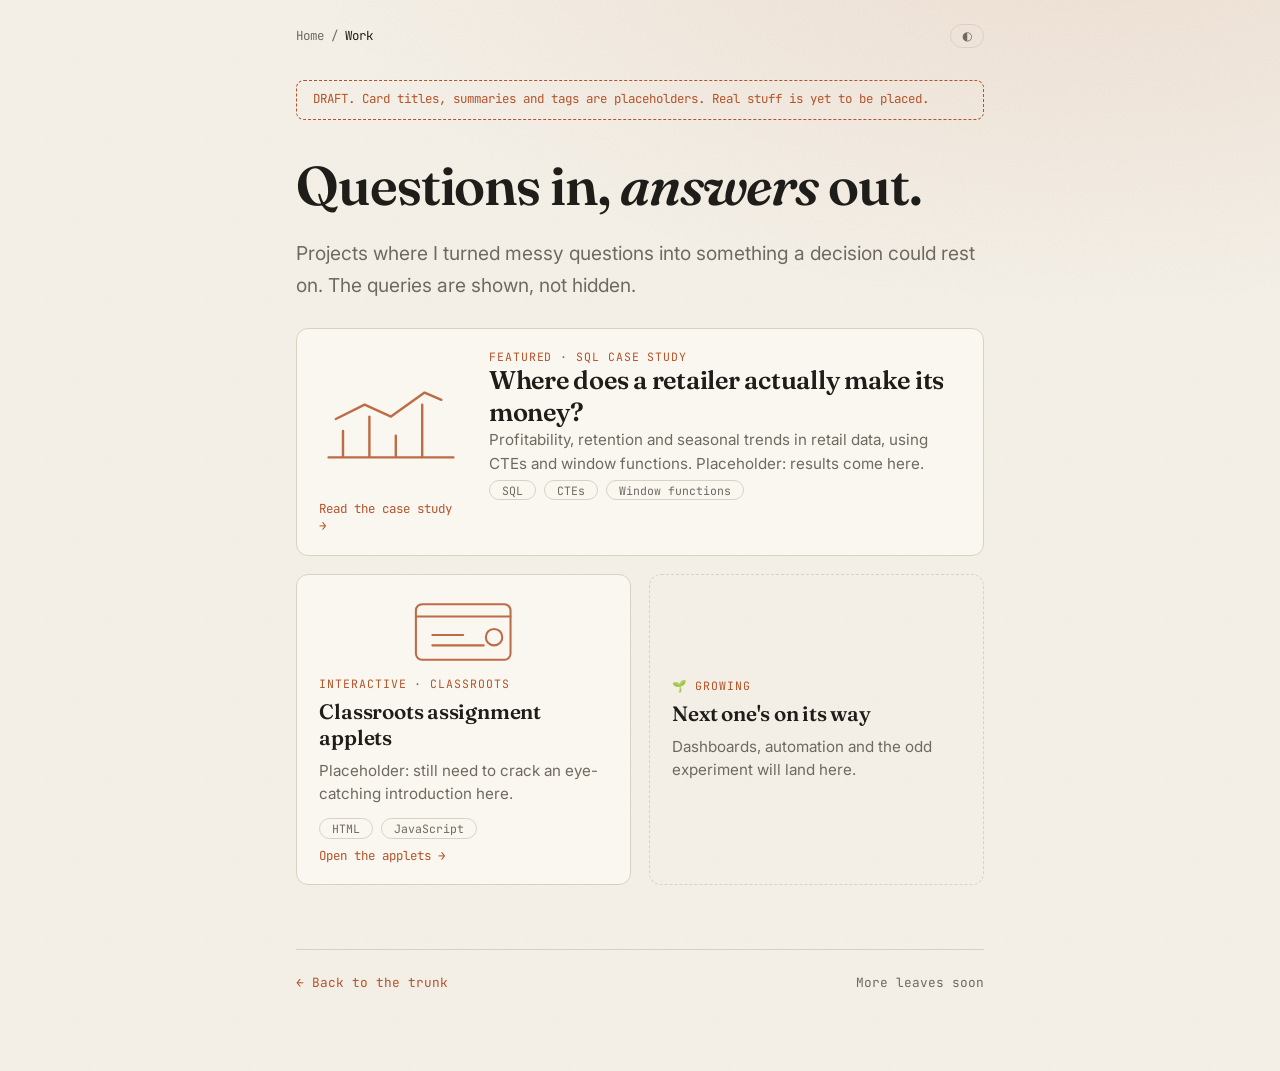
<file: work/index.html>
<!DOCTYPE html>
<html lang="en">
<head>
<!-- Google tag (gtag.js) -->
<script async src="https://www.googletagmanager.com/gtag/js?id=G-G0TR4KXT0Q"></script>
<script>
  window.dataLayer = window.dataLayer || [];
  function gtag(){dataLayer.push(arguments);}
  gtag('js', new Date());

  gtag('config', 'G-G0TR4KXT0Q');
</script>
<meta charset="UTF-8">
<meta name="viewport" content="width=device-width, initial-scale=1, viewport-fit=cover">
<title>Work · Divyanshu Medatwal</title>
<meta name="description" content="Projects where Divyanshu Medatwal turned questions into answers, with the queries shown.">
<link rel="preconnect" href="https://fonts.googleapis.com">
<link rel="preconnect" href="https://fonts.gstatic.com" crossorigin>
<link href="https://fonts.googleapis.com/css2?family=Fraunces:ital,opsz,wght@0,9..144,600;1,9..144,400&family=Inter:wght@400;500&family=JetBrains+Mono:wght@400&display=swap" rel="stylesheet">
<link rel="stylesheet" href="../css/site.css">
</head>
<body>
<div class="wrap">
<div class="top">
  <nav class="crumbs" aria-label="Breadcrumb"><a href="../">Home</a><i>/</i>Work</nav>
  <button id="theme" aria-label="Toggle theme">◐</button>
</div>

<p class="draft">DRAFT. Card titles, summaries and tags are placeholders. Real stuff is yet to be placed.</p>

<h1>Questions in, <em>answers</em> out.</h1>
<p class="lead">Projects where I turned messy questions into something a decision could rest on. The queries are shown, not hidden.</p>

<div class="cards">

  <a class="card feat" href="retail-sales/">
    <svg class="thumb" viewBox="0 0 120 70" aria-hidden="true"><path d="M8 62h104M20 62V40M42 62V28M64 62V44M86 62V18"/><path d="M14 30l24-12 22 10 28-20 14 6"/></svg>
    <span class="meta">Featured · SQL case study</span>
    <h3>Where does a retailer actually make its money?</h3>
    <p>Profitability, retention and seasonal trends in retail data, using CTEs and window functions. Placeholder: results come here.</p>
    <div class="tags"><span>SQL</span><span>CTEs</span><span>Window functions</span></div>
    <span class="go">Read the case study →</span>
  </a>

  <a class="card" href="https://mkdivyam.github.io/classroots_assignment/">
    <svg class="thumb" viewBox="0 0 120 70" aria-hidden="true"><rect x="14" y="8" width="92" height="54" rx="6"/><path d="M14 20h92M30 38h30M30 48h50"/><circle cx="90" cy="40" r="8"/></svg>
    <span class="meta">Interactive · Classroots</span>
    <h3>Classroots assignment applets</h3>
    <p>Placeholder: still need to crack an eye-catching introduction here.</p>
    <div class="tags"><span>HTML</span><span>JavaScript</span></div>
    <span class="go">Open the applets →</span>
  </a>

  <div class="card bud" aria-label="Upcoming project">
    <span class="meta">🌱 Growing</span>
    <h3>Next one's on its way</h3>
    <p>Dashboards, automation and the odd experiment will land here.</p>
  </div>

</div>

<div class="foot"><a href="../">← Back to the trunk</a><span class="bud">More leaves soon</span></div>
</div>
<script src="../js/site.js"></script>
</body>
</html>
</file>
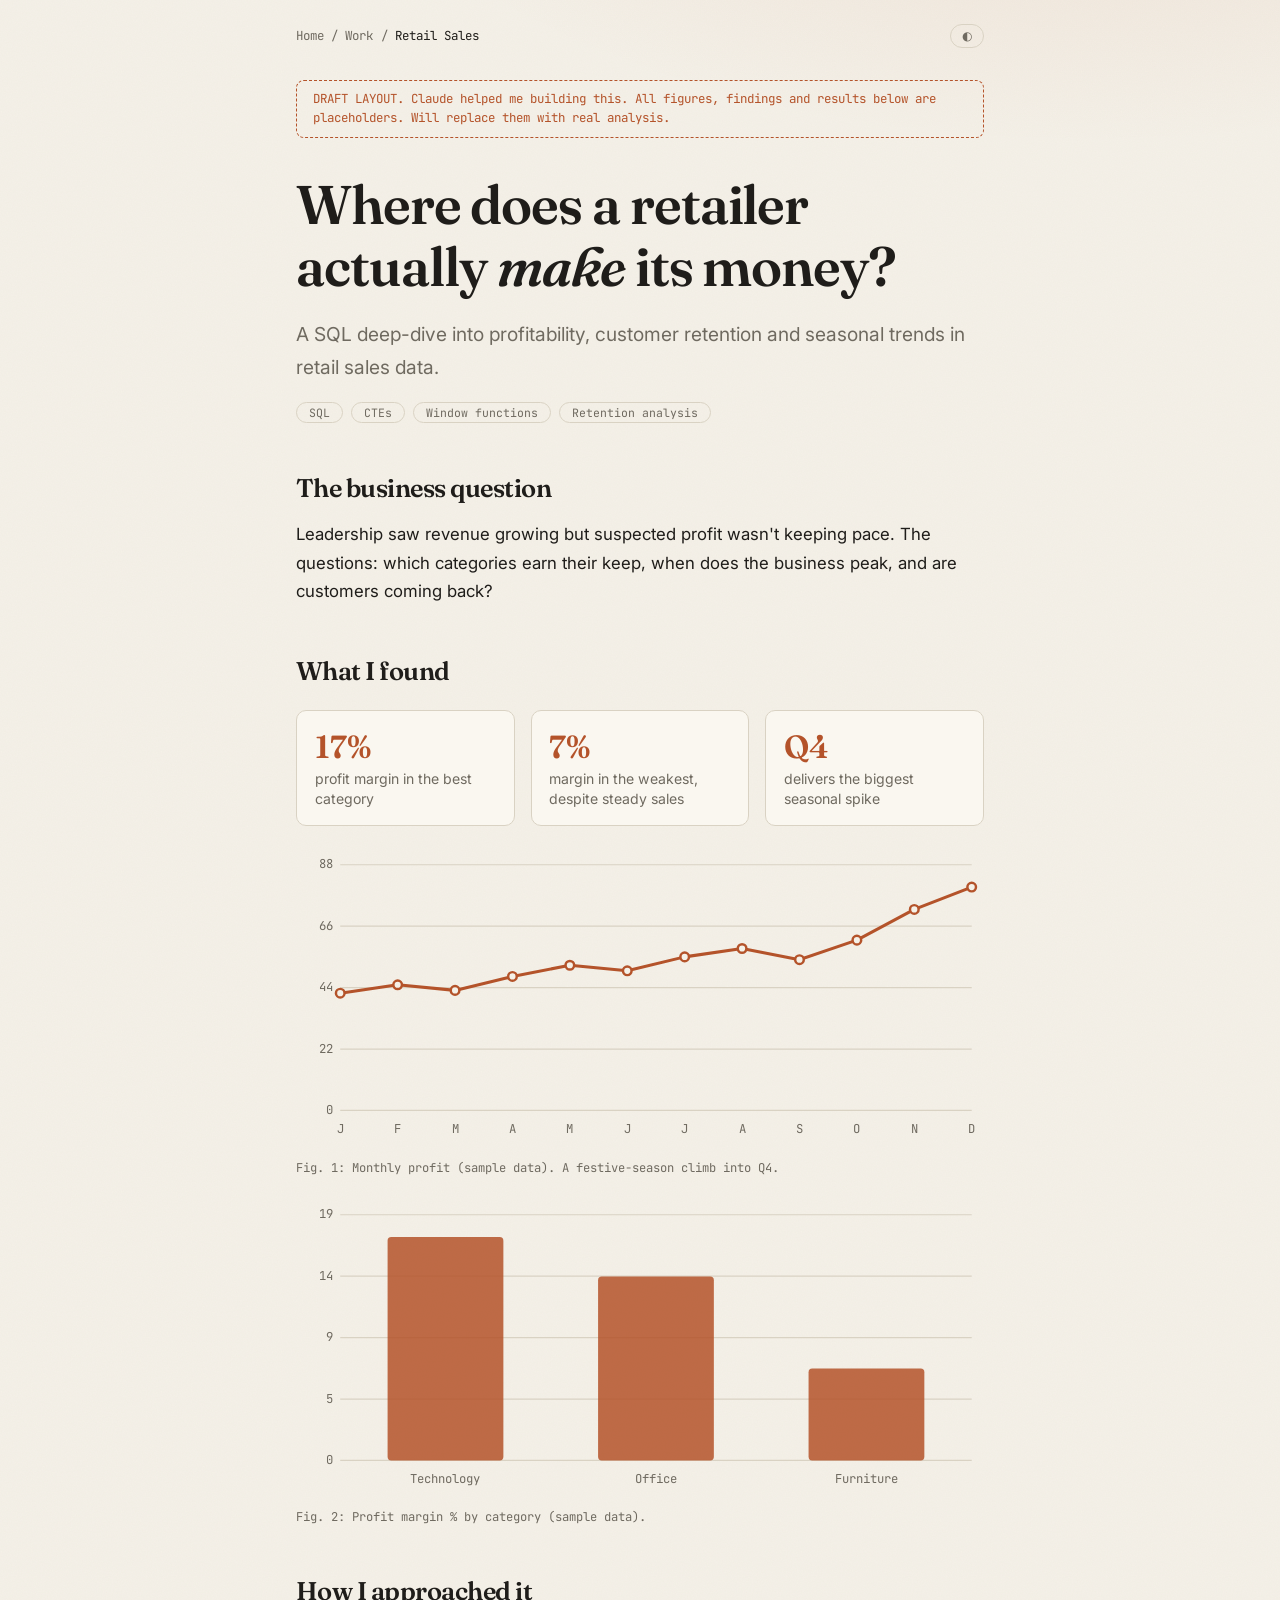
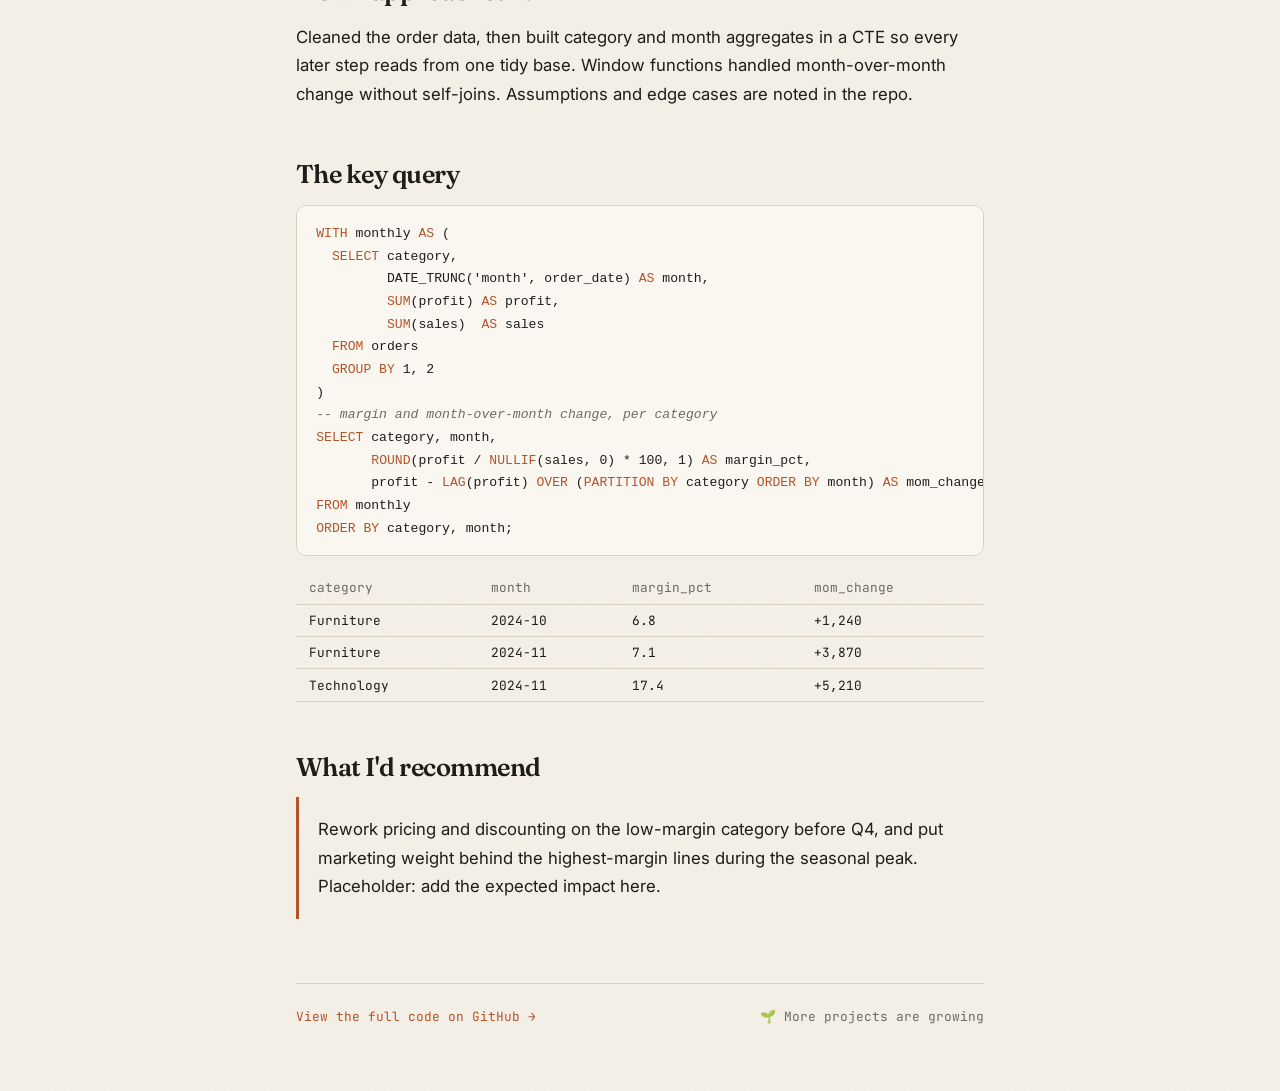
<file: work/retail-sales/index.html>
<!DOCTYPE html>
<html lang="en">
<head>
<!-- Google tag (gtag.js) -->
<script async src="https://www.googletagmanager.com/gtag/js?id=G-G0TR4KXT0Q"></script>
<script>
  window.dataLayer = window.dataLayer || [];
  function gtag(){dataLayer.push(arguments);}
  gtag('js', new Date());

  gtag('config', 'G-G0TR4KXT0Q');
</script>
<meta charset="UTF-8">
<meta name="viewport" content="width=device-width, initial-scale=1, viewport-fit=cover">
<title>Retail Sales Analysis · Divyanshu Medatwal</title>
<meta name="description" content="A SQL case study on profitability, retention and trends in retail data.">
<link rel="preconnect" href="https://fonts.googleapis.com">
<link rel="preconnect" href="https://fonts.gstatic.com" crossorigin>
<link href="https://fonts.googleapis.com/css2?family=Fraunces:ital,opsz,wght@0,9..144,600;1,9..144,400&family=Inter:wght@400;500&family=JetBrains+Mono:wght@400&display=swap" rel="stylesheet">
<link rel="stylesheet" href="../../css/site.css">
</head>
<body>
<div class="wrap">
<div class="top">
  <nav class="crumbs" aria-label="Breadcrumb"><a href="../../">Home</a><i>/</i><a href="../">Work</a><i>/</i>Retail Sales</nav>
  <button id="theme" aria-label="Toggle theme">◐</button>
</div>

<p class="draft">DRAFT LAYOUT. Claude helped me building this. All figures, findings and results below are placeholders. Will replace them with real analysis.</p>

<h1>Where does a retailer actually <em>make</em> its money?</h1>
<p class="lead">A SQL deep-dive into profitability, customer retention and seasonal trends in retail sales data.</p>
<div class="tags"><span>SQL</span><span>CTEs</span><span>Window functions</span><span>Retention analysis</span></div>

<h2>The business question</h2>
<p>Leadership saw revenue growing but suspected profit wasn't keeping pace. The questions: which categories earn their keep, when does the business peak, and are customers coming back?</p>

<h2>What I found</h2>
<div class="stats">
  <div class="stat"><b>17%</b>profit margin in the best category</div>
  <div class="stat"><b>7%</b>margin in the weakest, despite steady sales</div>
  <div class="stat"><b>Q4</b>delivers the biggest seasonal spike</div>
</div>
<figure>
  <div class="chart" data-type="line" data-title="Monthly profit, sample data" data-labels="J,F,M,A,M,J,J,A,S,O,N,D" data-values="42,45,43,48,52,50,55,58,54,61,72,80"></div>
  <figcaption>Fig. 1: Monthly profit (sample data). A festive-season climb into Q4.</figcaption>
</figure>
<figure>
  <div class="chart" data-type="bar" data-title="Profit margin by category, sample data" data-labels="Technology,Office,Furniture" data-values="17,14,7"></div>
  <figcaption>Fig. 2: Profit margin % by category (sample data).</figcaption>
</figure>

<h2>How I approached it</h2>
<p>Cleaned the order data, then built category and month aggregates in a CTE so every later step reads from one tidy base. Window functions handled month-over-month change without self-joins. Assumptions and edge cases are noted in the repo.</p>

<h2>The key query</h2>
<pre><code class="sql">WITH monthly AS (
  SELECT category,
         DATE_TRUNC('month', order_date) AS month,
         SUM(profit) AS profit,
         SUM(sales)  AS sales
  FROM orders
  GROUP BY 1, 2
)
-- margin and month-over-month change, per category
SELECT category, month,
       ROUND(profit / NULLIF(sales, 0) * 100, 1) AS margin_pct,
       profit - LAG(profit) OVER (PARTITION BY category ORDER BY month) AS mom_change
FROM monthly
ORDER BY category, month;</code></pre>
<div class="tbl"><table>
  <tr><th>category</th><th>month</th><th>margin_pct</th><th>mom_change</th></tr>
  <tr><td>Furniture</td><td>2024-10</td><td>6.8</td><td>+1,240</td></tr>
  <tr><td>Furniture</td><td>2024-11</td><td>7.1</td><td>+3,870</td></tr>
  <tr><td>Technology</td><td>2024-11</td><td>17.4</td><td>+5,210</td></tr>
</table></div>

<h2>What I'd recommend</h2>
<div class="rec"><p>Rework pricing and discounting on the low-margin category before Q4, and put marketing weight behind the highest-margin lines during the seasonal peak. Placeholder: add the expected impact here.</p></div>

<div class="foot">
  <a href="https://github.com/mkdivyam/sql-portfolio">View the full code on GitHub →</a>
  <span class="bud">🌱 More projects are growing</span>
</div>
</div>
<script src="../../js/site.js"></script>
</body>
</html>
</file>
<file: css/site.css>
:root{--bg:#f5f1e8;--fg:#1f1d1a;--muted:#6f6a60;--line:#d9d2c3;--accent:#b4532a;--card:#faf7f0;
--serif:"Fraunces",Georgia,serif;--sans:"Inter",system-ui,sans-serif;--mono:"JetBrains Mono",ui-monospace,monospace;
box-sizing:border-box;padding-top:env(safe-area-inset-top,0px);padding-bottom:env(safe-area-inset-bottom,0px)}
@media(prefers-color-scheme:dark){:root:not([data-theme="light"]){--bg:#1a1816;--fg:#efeadf;--muted:#9a9384;--line:#3a3630;--accent:#e08a5f;--card:#211f1c}}
:root[data-theme="dark"]{--bg:#1a1816;--fg:#efeadf;--muted:#9a9384;--line:#3a3630;--accent:#e08a5f;--card:#211f1c}
*{box-sizing:border-box}
body{margin:0;background:var(--bg);color:var(--fg);font:400 1.05rem/1.7 var(--sans);
background-image:radial-gradient(50rem 26rem at 85% -10%,color-mix(in srgb,var(--accent) 12%,transparent),transparent),url("data:image/svg+xml,%3Csvg xmlns='http://www.w3.org/2000/svg' width='160' height='160'%3E%3Cfilter id='n'%3E%3CfeTurbulence type='fractalNoise' baseFrequency='.8' numOctaves='2'/%3E%3CfeColorMatrix values='0 0 0 0 .5 0 0 0 0 .45 0 0 0 0 .4 0 0 0 .07 0'/%3E%3C/filter%3E%3Crect width='100%25' height='100%25' filter='url(%23n)'/%3E%3C/svg%3E")}
.wrap{max-width:46rem;margin:0 auto;padding:0 1.5rem 5rem}
.top{display:flex;justify-content:space-between;align-items:center;padding:1.5rem 0;font:400 .78rem var(--mono)}
.crumbs a{color:var(--muted);text-decoration:none}.crumbs a:hover{color:var(--accent)}.crumbs i{font-style:normal;color:var(--muted);margin:0 .45rem}
#theme{background:none;border:1px solid var(--line);color:var(--muted);border-radius:99px;padding:.15rem .7rem;cursor:pointer;font:inherit}
h1,h2{font-family:var(--serif);font-weight:600;letter-spacing:-.02em;line-height:1.15;margin:0}
h1{font-size:clamp(2.2rem,6.5vw,3.4rem);margin:2.2rem 0 1rem}h2{font-size:1.6rem;margin:3.2rem 0 .9rem}
.label{font:400 .74rem var(--mono);color:var(--accent);text-transform:uppercase;letter-spacing:.1em}
.lead{font-size:1.2rem;color:var(--muted)}
.draft{border:1px dashed var(--accent);border-radius:8px;padding:.6rem 1rem;font:400 .78rem/1.5 var(--mono);color:var(--accent);margin-top:.5rem}
.tags{display:flex;flex-wrap:wrap;gap:.5rem;margin:1.2rem 0}.tags span{font:400 .72rem var(--mono);border:1px solid var(--line);border-radius:99px;padding:.1rem .75rem;color:var(--muted)}
.stats{display:grid;grid-template-columns:repeat(auto-fit,minmax(9rem,1fr));gap:1rem;margin:1.5rem 0}
.stat{background:var(--card);border:1px solid var(--line);border-radius:10px;padding:1rem 1.1rem;font-size:.88rem;color:var(--muted);line-height:1.4}
.stat b{display:block;font:600 2rem var(--serif);color:var(--accent);margin-bottom:.2rem}
figure{margin:1.5rem 0}figcaption{font:400 .76rem var(--mono);color:var(--muted);margin-top:.4rem}
.chart svg{width:100%;height:auto}.chart text{fill:var(--muted);font:10px var(--mono)}
.chart .g{stroke:var(--line)}.chart .bar{fill:var(--accent);opacity:.85}
.chart .ln{fill:none;stroke:var(--accent);stroke-width:2.5;stroke-linecap:round;stroke-linejoin:round;stroke-dasharray:1;stroke-dashoffset:1;animation:dr 1.8s ease forwards}
.chart .dot{fill:var(--bg);stroke:var(--accent);stroke-width:2}
@keyframes dr{to{stroke-dashoffset:0}}
pre{background:var(--card);border:1px solid var(--line);border-radius:10px;padding:1rem 1.2rem;overflow-x:auto;font:400 .82rem/1.65 var(--mono);margin:1rem 0}
code b{color:var(--accent);font-weight:400}code i{color:var(--muted)}
.tbl{overflow-x:auto}table{border-collapse:collapse;width:100%;font:400 .8rem var(--mono)}
th,td{text-align:left;padding:.45rem .8rem;border-bottom:1px solid var(--line);white-space:nowrap}th{color:var(--muted);font-weight:400}
.rec{border-left:3px solid var(--accent);padding:.1rem 0 .1rem 1.2rem}
.foot{display:flex;justify-content:space-between;gap:1rem;flex-wrap:wrap;margin-top:4rem;padding-top:1.5rem;border-top:1px solid var(--line);font:400 .8rem var(--mono)}
.foot a{color:var(--accent);text-decoration:none}.bud{color:var(--muted)}
@media(prefers-reduced-motion:reduce){.chart .ln{animation:none;stroke-dashoffset:0}}

/* Branch catalogue (Work) */
.cards{display:grid;grid-template-columns:repeat(2,1fr);gap:1.1rem;margin:1.6rem 0}
.card{display:flex;flex-direction:column;gap:.5rem;background:var(--card);border:1px solid var(--line);border-radius:12px;padding:1.3rem 1.4rem;color:inherit;text-decoration:none;transition:transform .25s ease,border-color .25s ease}
.card:hover,.card:focus-visible{transform:translateY(-3px);border-color:var(--accent);outline:none}
.card h3{font:600 1.3rem/1.25 var(--serif);letter-spacing:-.01em;margin:0}
.card p{margin:0;color:var(--muted);font-size:.95rem;line-height:1.55}
.card .meta{font:400 .72rem var(--mono);color:var(--accent);text-transform:uppercase;letter-spacing:.08em}
.card .tags{margin:.3rem 0 0}
.card .thumb{width:100%;height:4.5rem;color:var(--accent);fill:none;stroke:currentColor;stroke-width:2;stroke-linecap:round;stroke-linejoin:round;opacity:.85}
.card .go{margin-top:auto;font:400 .78rem var(--mono);color:var(--accent)}
.card.feat{grid-column:1/-1;display:grid;grid-template-columns:9rem 1fr;gap:0 1.6rem;align-items:center}
.card.feat .thumb{grid-row:1/5;height:6rem}.card.feat h3{font-size:1.6rem}
.card.bud{border-style:dashed;background:transparent;justify-content:center;min-height:8rem}
.card.bud:hover{transform:none;border-color:var(--line)}
@media(max-width:600px){.cards{grid-template-columns:1fr}.card.feat{grid-template-columns:1fr}.card.feat .thumb{grid-row:auto}}
@media(prefers-reduced-motion:reduce){.card{transition:none}.card:hover{transform:none}}
</file>
